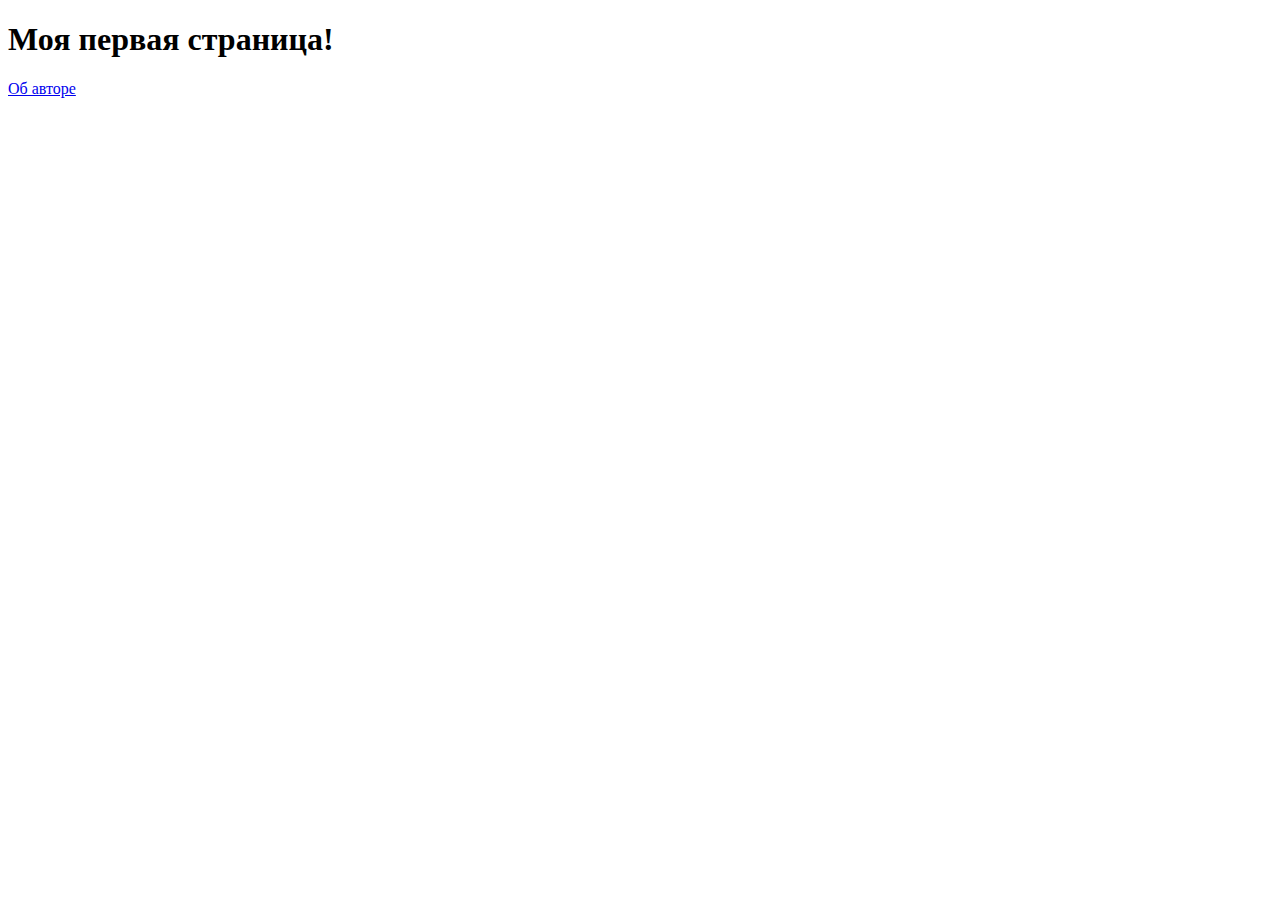
<file: lesson-2/index.html>
<!DOCTYPE html>
<html lang="en">
<head>
    <meta charset="UTF-8">
    <meta http-equiv="X-UA-Compatible" content="IE=edge">
    <meta name="viewport" content="width=device-width, initial-scale=1.0">
    <title>Document</title>
</head>
<body>
    <h1>Моя первая страница!</h1>
    <p><a href="./about/index.html">Об авторе</a></p>
</body>
</html>
</file>
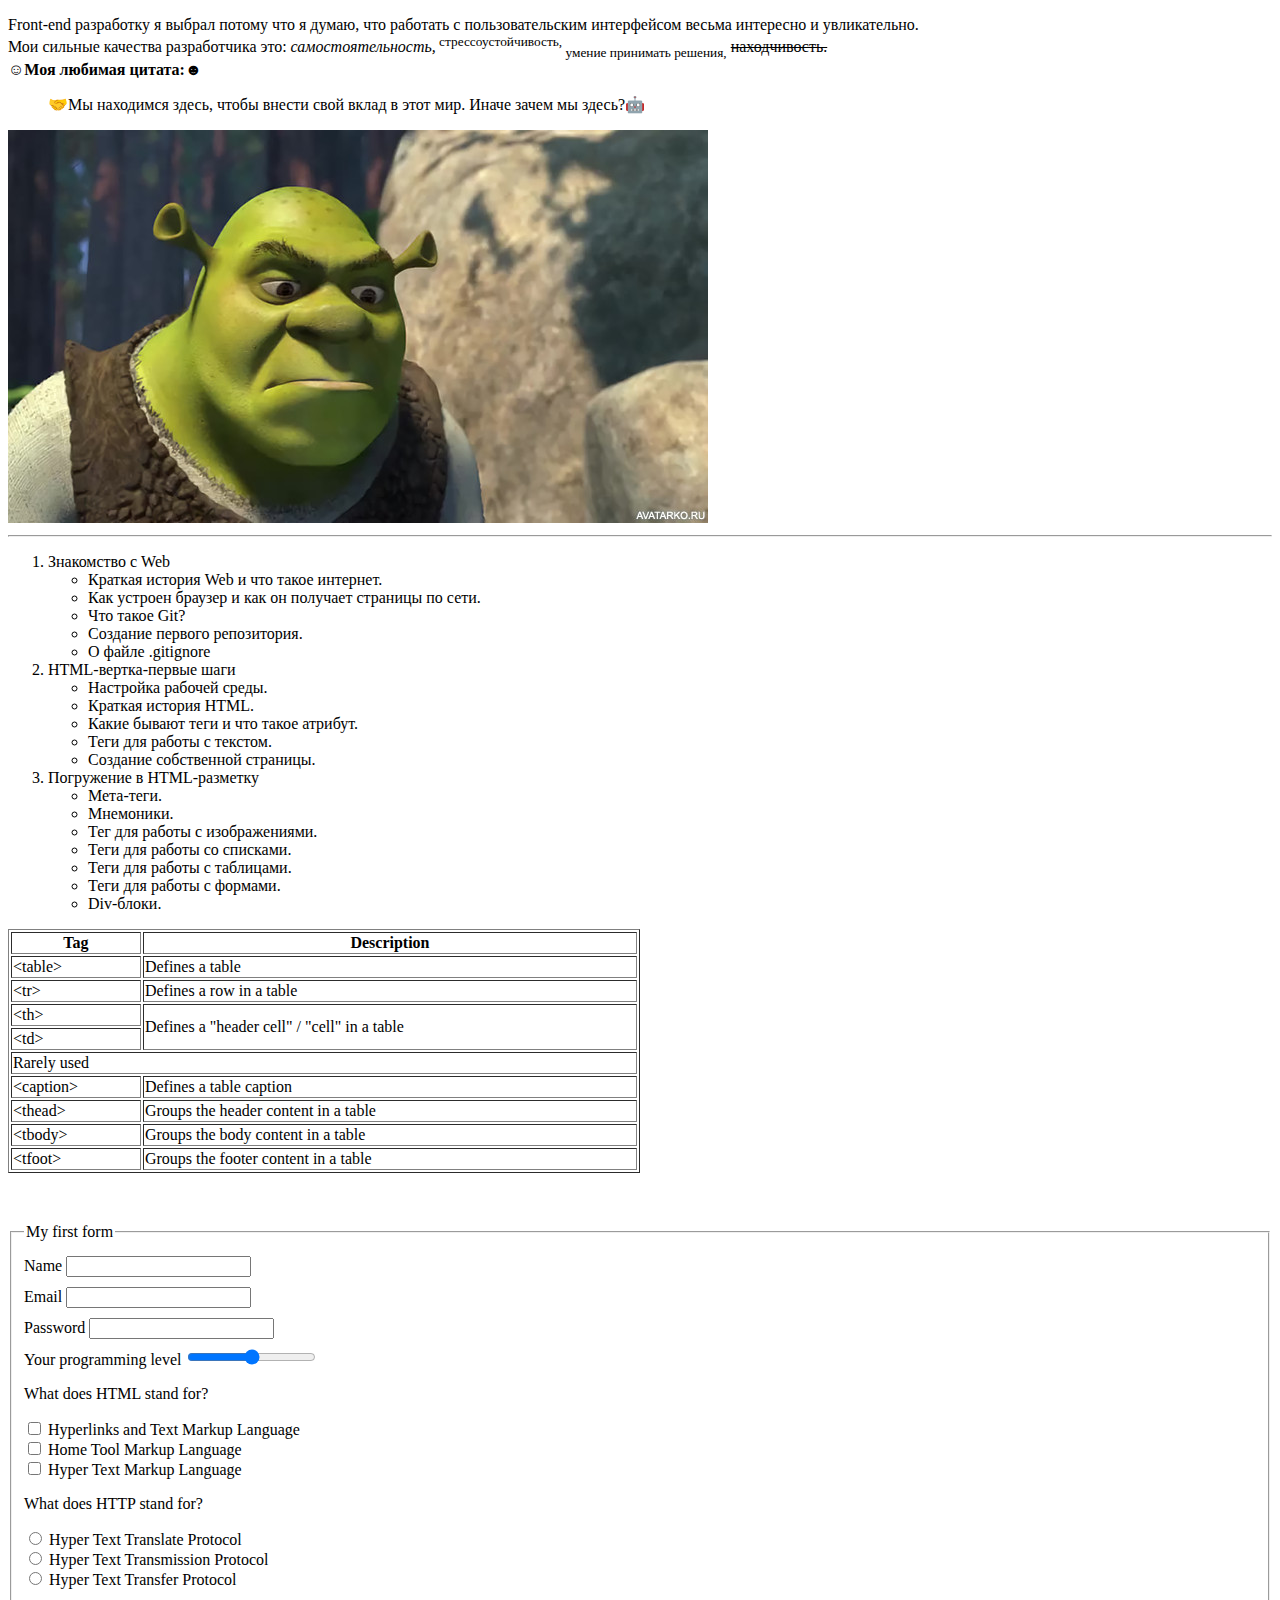
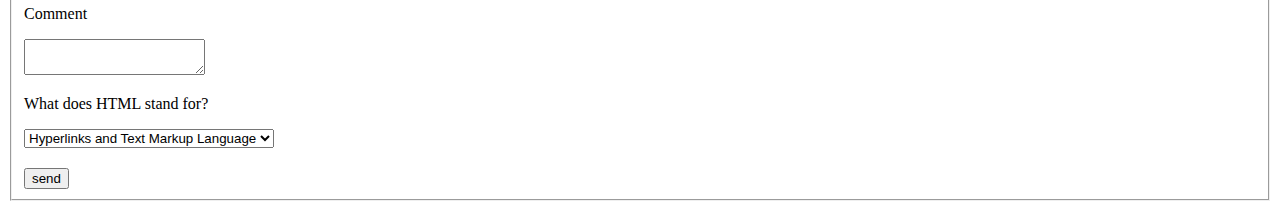
<file: lesson-3/index.html>
<!DOCTYPE html>
<html lang="en">
<head>
    <meta charset="UTF-8">
    <meta http-equiv="X-UA-Compatible" content="IE=edge">
    <meta name="viewport" content="width=device-width, initial-scale=1.0">
    <title>Document</title>
</head>
<body>
    <p>
        Front-end разработку я выбрал потому что я думаю, что работать
        с пользовательским интерфейсом весьма интересно и увликательно.<br>
        Мои сильные качества разработчика это: <em>самостоятельность,</em><sup> стрессоустойчивость,</sup><sub> 
        умение принимать решения,</sub> <del>находчивость.</del><br><strong>
        &#9786Моя любимая цитата:&#9787</strong><blockquote cite="http://www.vothouse.ru/points/citaty-steve-jobs.html">
        &#129309Мы находимся здесь, чтобы внести свой вклад в этот мир. Иначе зачем мы здесь?&#129302</blockquote>
    </p>
    <img src="/multfilm_Shrek_14566.jpg" alt="SHREK"> 
    <hr>
    <ol>
        <li>Знакомство с Web</li>
        <ul>
            <li>Краткая история Web и что такое интернет.</li>
            <li>Как устроен браузер и как он получает страницы по сети.</li>
            <li>Что такое Git?</li>
            <li>Создание первого репозитория.</li>
            <li>О файле .gitignore</li>
        </ul>
        <li>HTML-вертка-первые шаги</li>
        <ul>
            <li>Настройка рабочей среды.</li>
            <li>Краткая история HTML.</li>
            <li>Какие бывают теги и что такое атрибут.</li>
            <li>Теги для работы с текстом.</li>
            <li>Создание собственной страницы.</li>
        </ul>
        <li>Погружение в HTML-разметку</li>
        <ul>
            <li>Мета-теги.</li>
            <li>Мнемоники.</li>
            <li>Тег для работы с изображениями.</li>
            <li>Теги для работы со списками.</li>
            <li>Теги для работы с таблицами.</li>
            <li>Теги для работы с формами.</li>
            <li>Div-блоки.  </li>
        </ul>
    </ol>
    <table border="1" width="50%">
        <thead>
            <tr>
                <th>Tag</th>
                <th>Description</th>
            </tr>
        </thead>
        <tbody>
            <tr>
                <td>&lt;table&gt;</td>
                <td>Defines a table</td>
            </tr>
            <tr>
                <td>&lt;tr&gt;</td>
                <td>Defines a row in a table</td>
            </tr>
            <tr>
                <td>&lt;th&gt;</td>
                <td rowspan="2">Defines a "header cell" / "cell" in a table</td>
            </tr>
            <tr>
                <td>&lt;td&gt;</td>
            </tr>
            <tr>
                <td colspan="2">Rarely used</td>
            </tr>
            <tr>
                <td>&lt;caption&gt;</td>
                <td>Defines a table caption</td>
            </tr>
            <tr>
                <td>&lt;thead&gt;</td>
                <td>Groups the header content in a table</td>
            </tr>
            <tr>
                <td>&lt;tbody&gt;</td>
                <td>Groups the body content in a table</td>
            </tr>
            <tr>
                <td>&lt;tfoot&gt;</td>
                <td>Groups the footer content in a table</td>
            </tr>
        </tbody>
    </table>
    <form action="/lesson-3/index.html" method="GET" style="margin-top:50px;">
        <fieldset>
            <legend>My first form</legend>
            <div>
                <label for="login">Name</label>
                <input style="margin-top: 10px;" type="text" id="login" name="Name" required>
            </div>
            <div>
                <label for="email">Email</label>
                <input style="margin-top: 10px;" type="email" id="email" name="Email" required>
            </div>
            <div>
                <label for="pass">Password</label>
                <input style="margin-top: 10px;" type="password" id="pass" name="password" required>
            </div>
            <div>
                <label for="range">Your programming level</label>
                <input style="margin-top: 10px;" type="range" min="0" max="10" id="range" name="level" required>
            </div>
            <div>
                <p>What does HTML stand for?</p>
                <input type="checkbox" id="1" name="HTML">
                <label for="1">Hyperlinks and Text Markup Language</label>
            </div>
            <div>
                <input type="checkbox" id="2" name="HTML">
                <label for="2">Home Tool Markup Language</label>
            </div>
            <div>
                <input type="checkbox" id="3" name="HTML">
                <label for="3">Hyper Text Markup Language</label>
            </div>
            <div>
                <p>What does HTTP stand for?</p>
                <input type="radio" id="1" name="HTTP">
                <label for="1">Hyper Text Translate Protocol</label>
            </div>
            <div>
                <input type="radio" id="2" name="HTTP">
                <label for="2">Hyper Text Transmission Protocol</label>
            </div>
            <div>
                <input type="radio" id="3" name="HTTP">
                <label for="3">Hyper Text Transfer Protocol</label>
            </div>
            <div>
                <p>Comment</p>
                <textarea name="comment" maxlength="500"></textarea>
            </div>
            <div>
                <p>What does HTML stand for?</p>
                <select name="select">
                    <option value="wrong">Hyperlinks and Text Markup Language</option>
                    <option value="wrong">Home Tool Markup Language</option>
                    <option value="HTML">Hyper Text Markup Language</option>
                </select> 
            </div>
            <button style="margin-top: 20px;" type="submit">send</button>
        </fieldset>
    </form>
</body>
</html>
</file>
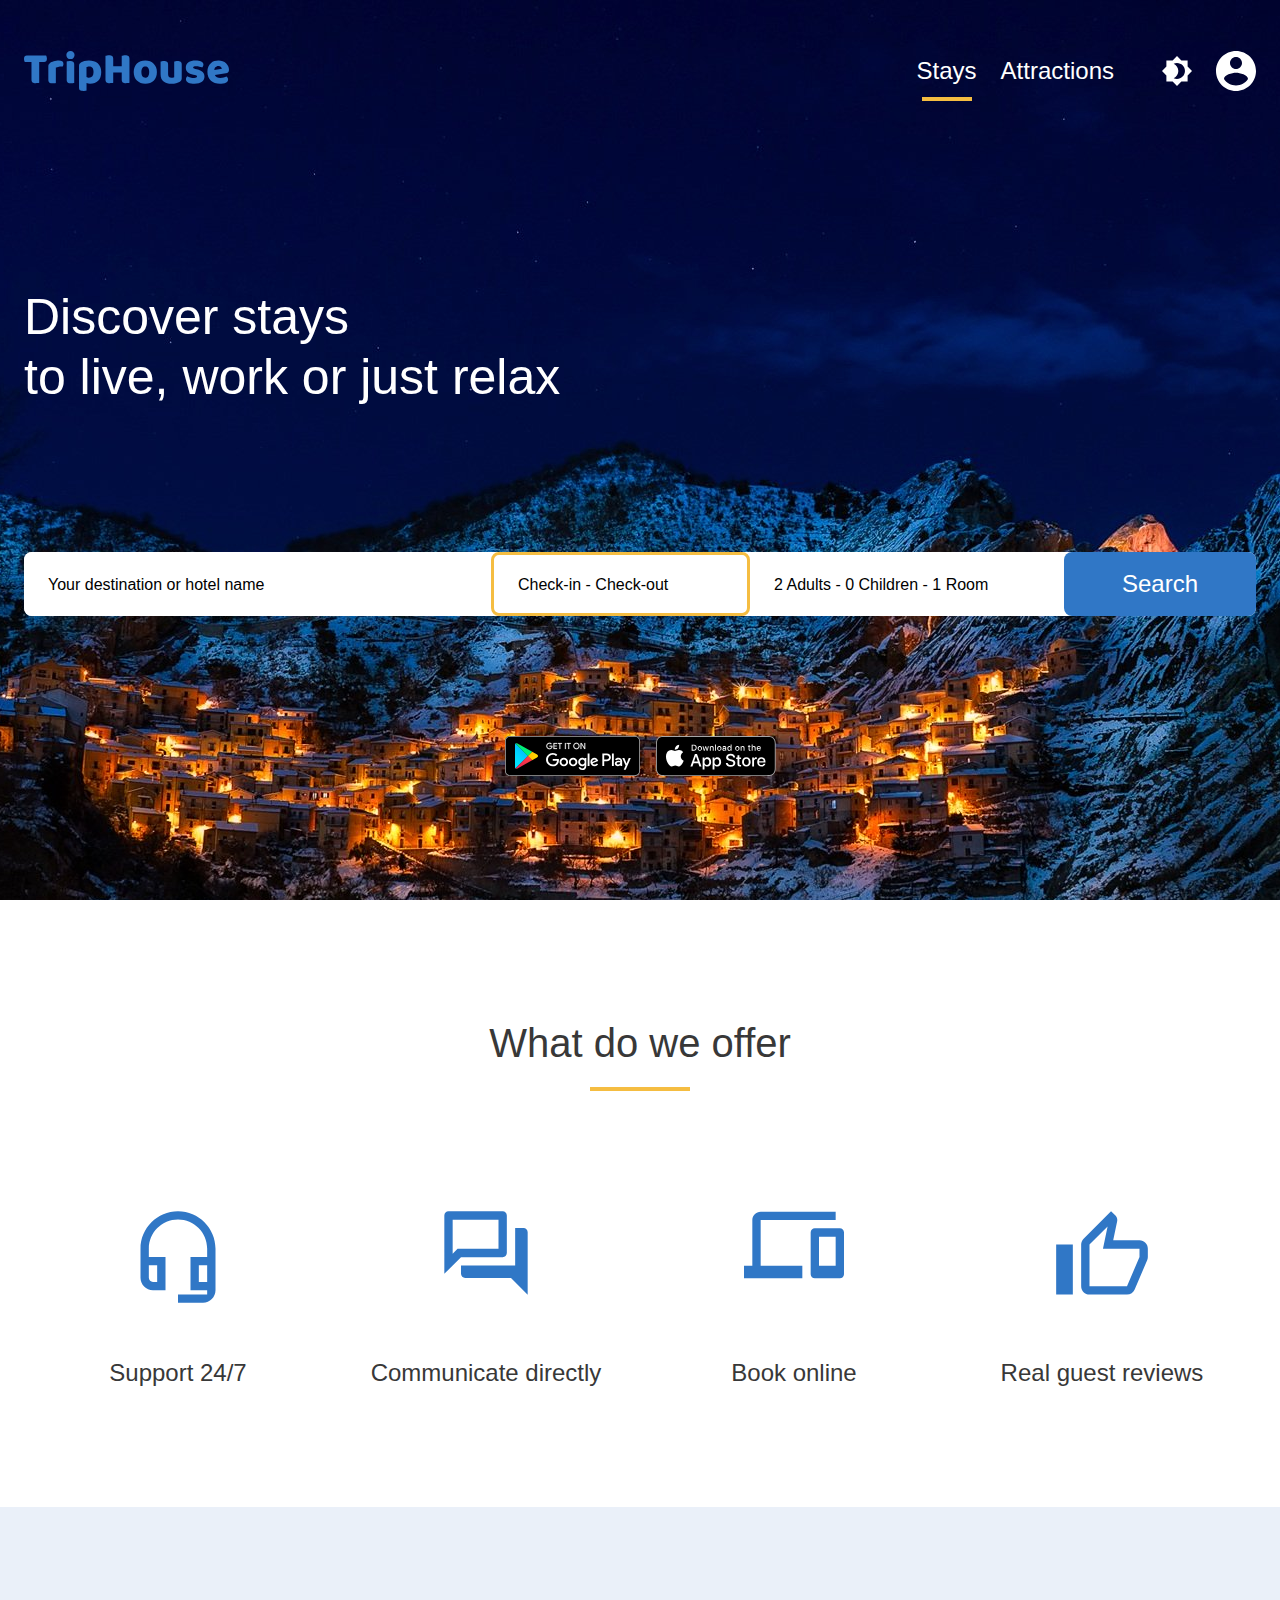
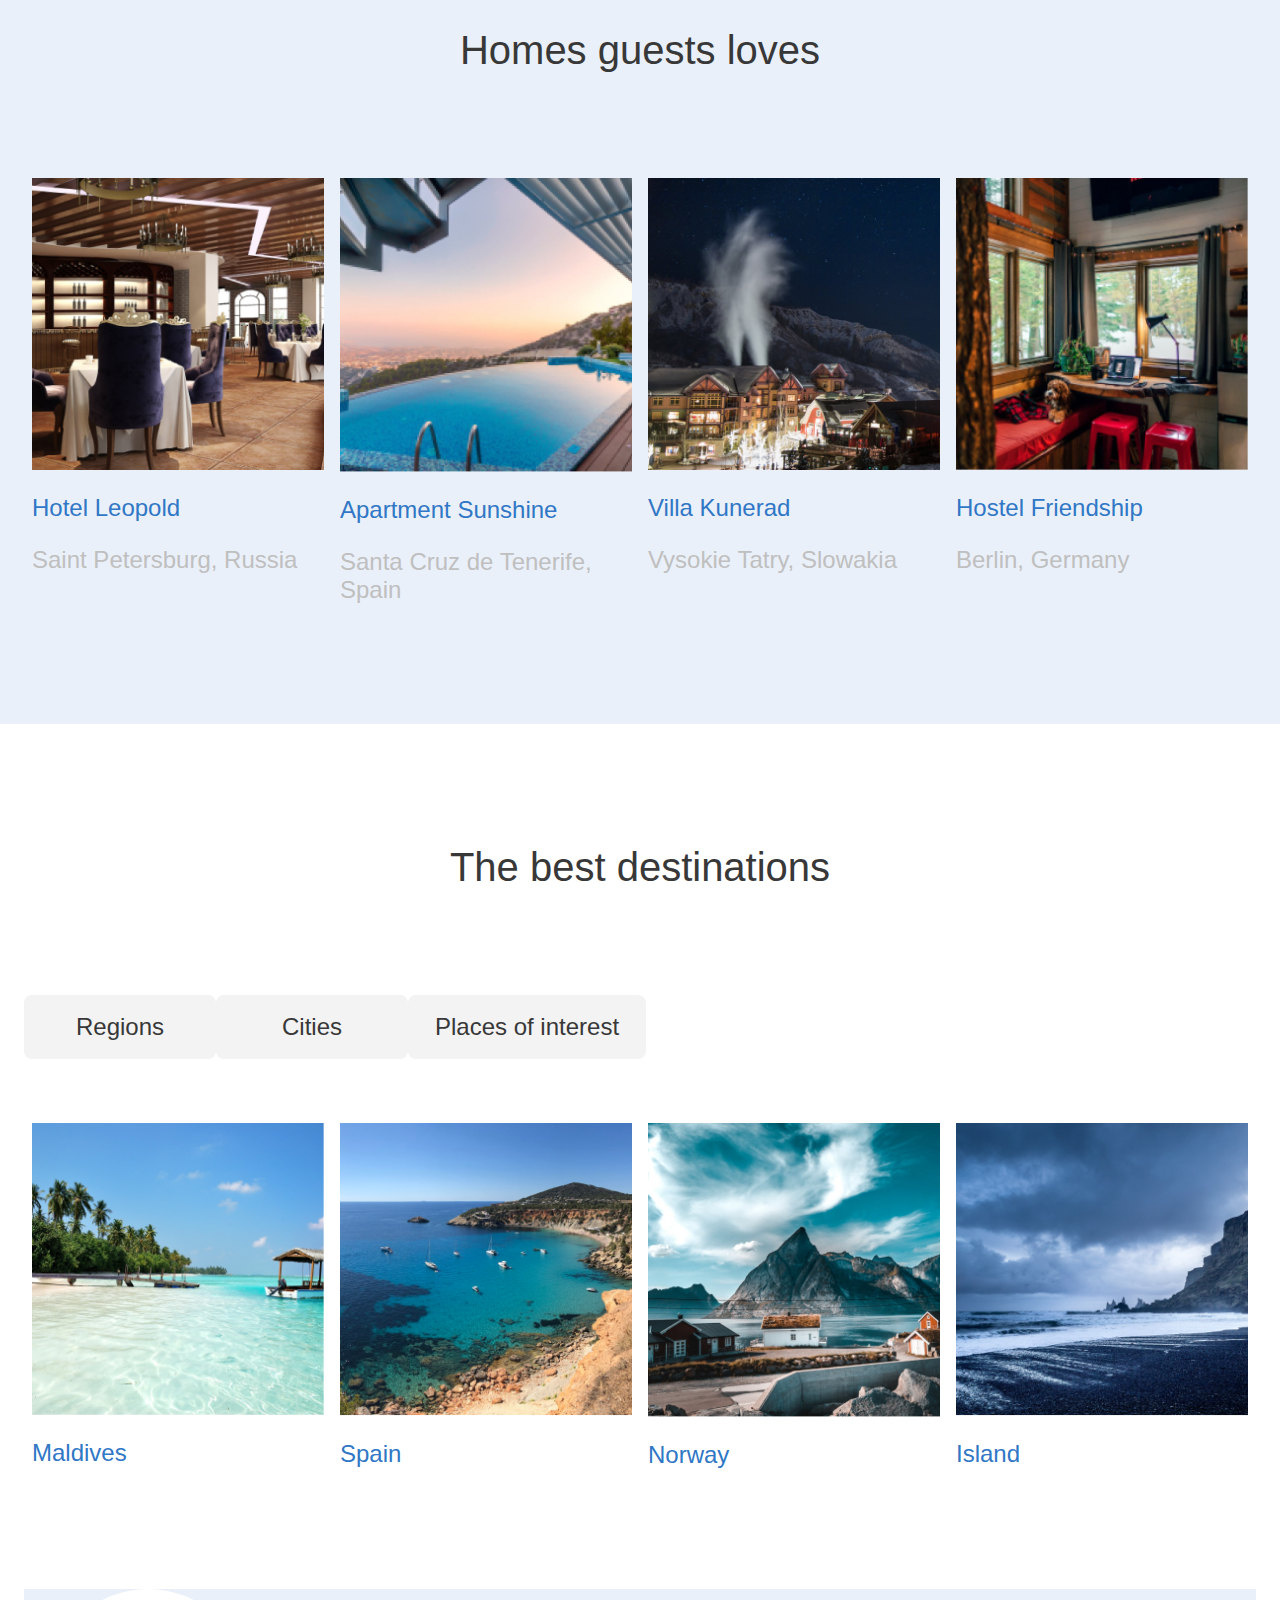
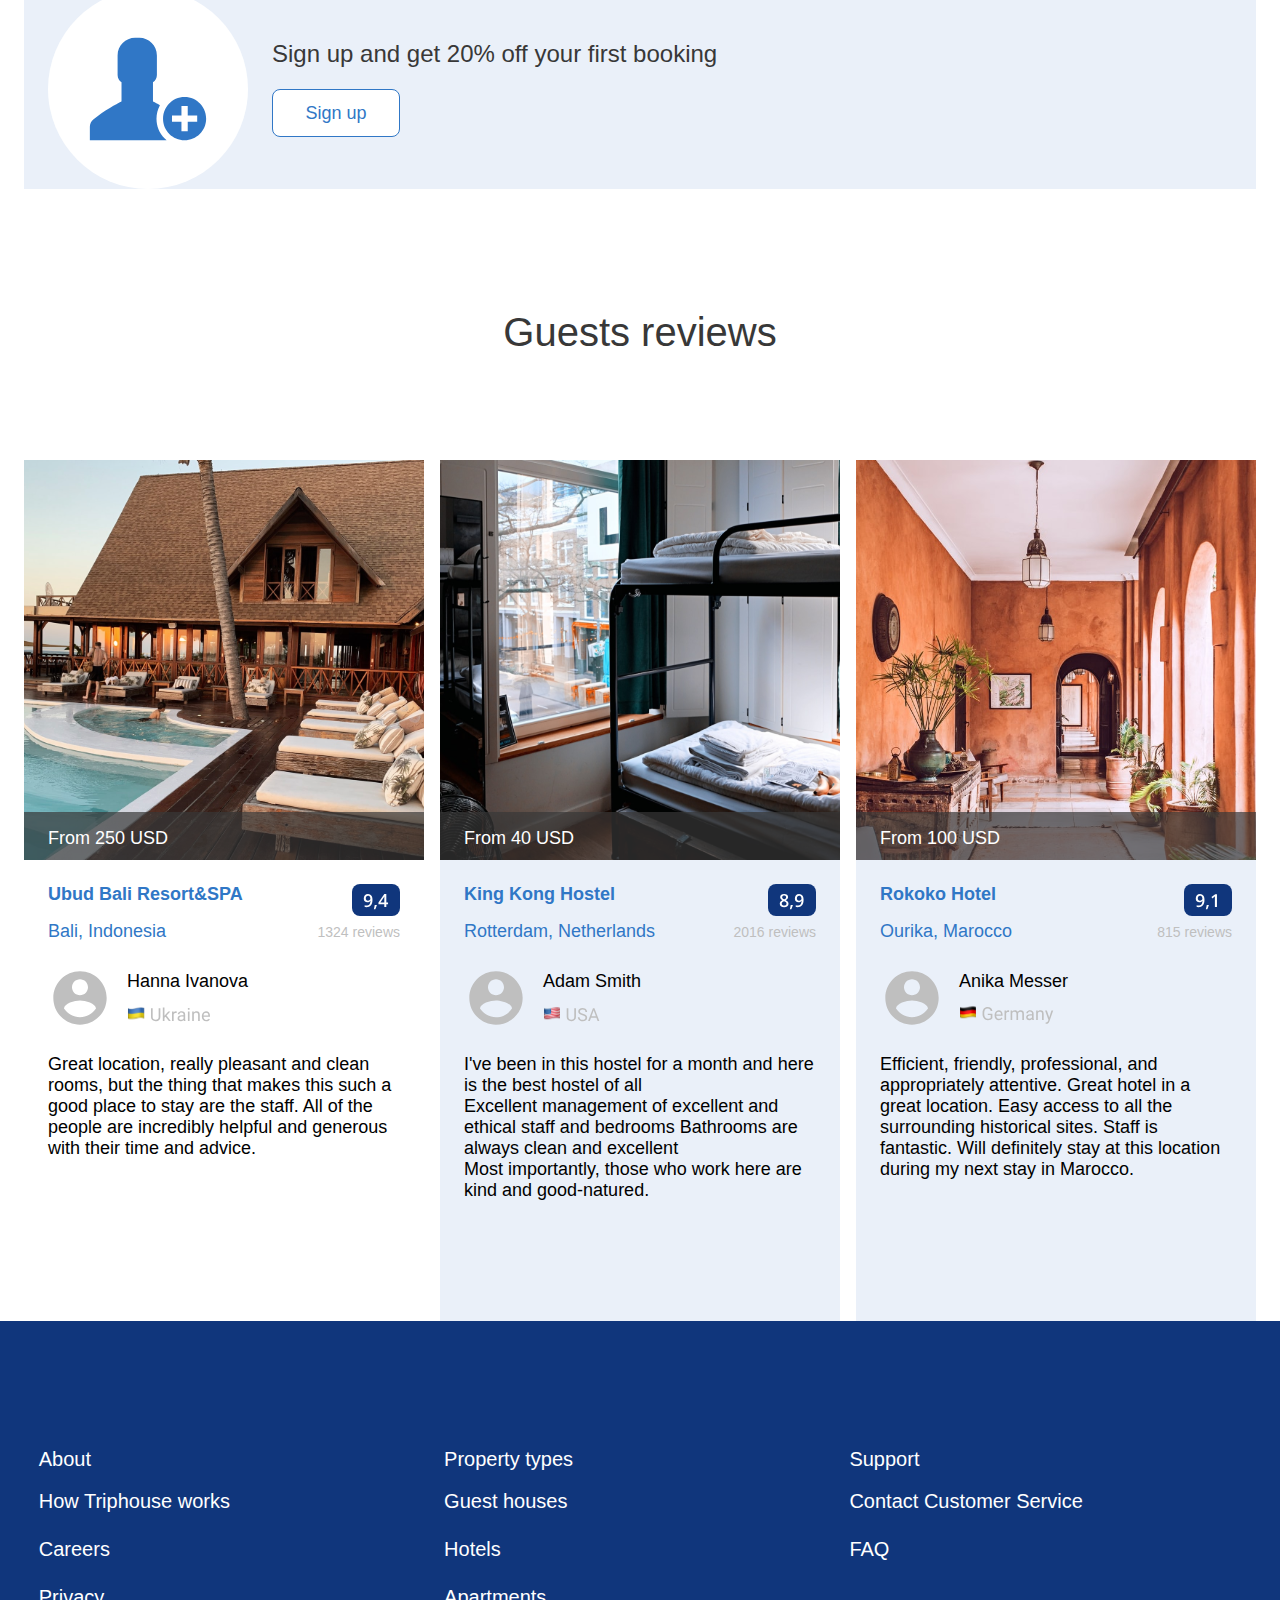
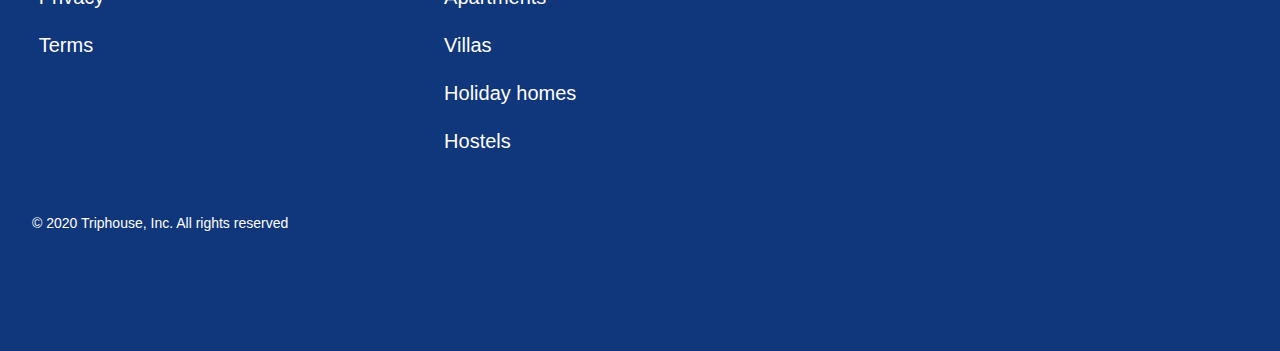
<file: Triphouse/index.html>
<!DOCTYPE html>
<html lang="en">
<head>
    <meta charset="UTF-8">
    <meta http-equiv="X-UA-Compatible" content="IE=edge">
    <meta name="viewport" content="width=device-width, initial-scale=1.0">
    <link href="./styles/styles.css" rel="stylesheet">
    <title>Document</title>
</head>
<body>
    <header>
        <div class="container">
            <nav class="nav">
                <img class="logo" src="./images/logo_vector.svg" alt="TripHouse">
                <div class="nav-content">
                    <div class="nav-content_item">
                        <a class="nav-content_text nav-content_underline" href="#">Stays</a>
                        <a class="nav-content_text" href="#">Attractions</a>
                    </div>
                    <div class="nav-content_icon">
                        <img class="nav-content_icon-night" src="./images/Night.svg" alt="Night-subject">
                        <img class="nav-content_icon-account" src="./images/AccountCircle.svg" alt="account">
                        <img class="nav-content_icon-menu" src="./images/menu.svg" alt="menu">
                    </div>   
                </div>
            </nav>
            <div class="search-block">
                <h1>Discover stays <br>to live, work or just relax</h1>
                <form class="search-form" action="/" method="GET">
                    <div class="search-form_group destination">
                        <img class="loupe-icon" src="./images/loupe.svg" alt="loupe">
                        <input type="text" name="destination" id="destination" class="destination_input" placeholder=" ">
                        <label for="destination" class="destination_label">Your destination or hotel name</label>
                    </div>
                    <div class="search-form_group check">
                        <input type="text" name="check-in" id="check-in" class="check_input" placeholder=" ">
                        <label for="check-in" class="check_label">Check-in date</label>
                        <input type="text" name="check-out" id="check-out" class="check_input" placeholder=" ">
                        <label for="check-out" class="check_label">Check-out date</label>
                        <label for="check-in" class="check_label check_label-desktop">Check-in - Check-out</label>
                    </div>
                    <div class="search-form_group other-info">
                        <input type="text" name="adults" id="adults" class="other-info_input" placeholder=" ">
                        <label for="adults" class="other-info_label">Adults</label>
                        <span class="divider"></span>
                        <input type="text" name="children" id="children" class="other-info_input" placeholder=" ">
                        <label for="children" class="other-info_label">Children</label>
                        <span class="divider"></span>
                        <input type="text" name="rooms" id="rooms" class="other-info_input" placeholder=" ">
                        <label for="rooms" class="other-info_label">Rooms</label>
                        <label for="adults" class="other-info_label other-info_label-desktop">2 Adults - 0 Children - 1 Room</label>
                    </div>
                    <button class="search-form_button" type="submit">Search</button>
                </form>
                <div class="search-block-download">
                    <div>
                        <a href="#" target="_blank" class="download-item"><img src="./images/andoird_download.svg" alt="google-play-download"></a>
                    </div>
                    <div class="search-block-download-item">
                        <a href="#" target="_blank" class="download-item"><img src="./images/apple_download.svg" alt="apple-download"></a>
                    </div>
                </div>
            </div>
        </div>
    </header>
    <div class="container">
        <h2 class="tittle line">What do we offer</h2>
        <div class="row">
            <div class="item">
                <div class="icon-wrapper">
                    <img src="./images/headsetsvg.svg" alt="headset">
                </div>
                <span class="item-text">Support 24/7</span>
            </div>
            <div class="item">
                <div class="icon-wrapper">
                    <img src="./images/commentsvg.svg" alt="coment">
                </div>
                <span class="item-text">Communicate directly</span>
            </div>
            <div class="item">
                <div class="icon-wrapper">
                    <img src="./images/booksvg.svg" alt="book">
                </div>
                <span class="item-text">Book online</span>
            </div>
            <div class="item">
                <div class="icon-wrapper">
                    <img src="./images/likesvg.svg" alt="like">
                </div>
                <span class="item-text">Real guest reviews</span>
            </div>
        </div>
    </div>
    <div class="background">
        <div class="container">
            <h2 class="tittle">Homes guests loves</h2>
            <div class="homes-block">
                <div class="homes-block_item">                   
                    <img class="homes-block_item-icon" src="./images/russia.png" alt="russia">                    
                    <a class="homes-block_item-text-regions" href="#">Hotel Leopold</a>
                    <span class="homes-block_item-text">Saint Petersburg, Russia</span>
                </div>
                <div class="homes-block_item">
                    <img class="homes-block_item-icon" src="./images/spain.png" alt="spain">
                    <a class="homes-block_item-text-regions" href="#">Apartment Sunshine</a>
                    <span class="homes-block_item-text">Santa  Cruz de Tenerife,<br> Spain</span>
                </div>
                <div class="homes-block_item">
                    <img src="./images/slowakia.png" alt="slowakia">
                    <a class="homes-block_item-text-regions" href="#">Villa Kunerad</a>
                    <span class="homes-block_item-text">Vysokie Tatry, Slowakia</span>
                </div>
                <div class="homes-block_item">
                    <img src="./images/germany.png" alt="germany">
                    <a class="homes-block_item-text-regions" href="#">Hostel Friendship</a>
                    <span class="homes-block_item-text">Berlin, Germany</span>
                </div>
            </div>
        </div>
    </div>
    <div class="container">
        <h2 class="tittle">The best destinations</h2>
        <div class="tab">
            <button class="tab_button"><a class="tab_button-text" href="#">Regions</a></button>
            <button class="tab_button"><a class="tab_button-text" href="#">Cities</a></button>
            <button class="tab_button"><a class="tab_button-text" href="#">Places <span id="cut"> of interest</span></a></button>
        </div>
        <div class="regions-block">
            <div class="regions-block_item">
                <img class="regions-block_item_icon" src="./images/best-maldives.png" alt="maldives">
                <a class="homes-block_item-text-regions" href="#">Maldives</a>
            </div>
            <div class="regions-block_item">
                <img class="regions-block_item_icon" src="./images/best-spain.png" alt="spain">
                <a class="homes-block_item-text-regions" href="#">Spain</a>
            </div>
            <div class="regions-block_item">
                <img src="./images/best-norway.png" alt="norway">
                <a class="homes-block_item-text-regions" href="#">Norway</a>
            </div>
            <div class="regions-block_item">
                <img src="./images/best-island.png" alt="island">
                <a class="homes-block_item-text-regions" href="#">Island</a>
            </div>
        </div>
    </div>
    <div class="container">
        <div class="signup-block">
            <div class="signup-block_icon">
                <img src="./images/user.svg" alt="user">
            </div>
            <div class="signup-block_item">
                <span class="signup-block_text">Sign up and get 20% off your first booking</span>
                <button class="signup-block_button" type="submit">Sign up</button>              
            </div>
        </div>
    </div>
    <div class="container">
        <h2 class="tittle"><span id="Guests-remove">Guests</span> reviews</h2>
        <div class="reviews">
            <div class="reviews-block">
                <div class="reviews-block_content bali">
                    <div class="reviews-block_item"><a class="reviews-block_item-text" href="#">From 250 USD</a></div>
                </div>
                <div class="reviews-content_info">
                    <div class="reviews-content_info_location">
                        <span class="reviews-content_info_location-apartments-text">Ubud Bali Resort&SPA</span>
                        <span class="reviews-content_info_location-place-text">Bali, Indonesia</span>
                    </div>
                    <div class="reviews-content_info_rating">
                        <img class="reviews-content_info_rating-image" src="./images/9.4.svg" alt="appraisal">
                        <span class="reviews-content_info_location-reviews-text">1324 reviews</span>
                    </div>               
                </div>
                <div class="reviews-content_user">
                    <img class="reviews-content_user-logo" src="./images/AccountCircle 1.svg" alt="account">
                    <div class="reviews-content_user-info">
                        <span class="reviews-content_user-info-name">Hanna Ivanova</span>
                        <img class="flag-ukraine" src="./images/🇺🇦 Ukraine.svg" alt="Ukraine">              
                    </div>
                </div>
                <div class="reviews-content_text">
                    Great location, really pleasant and clean rooms, but the thing
                    that makes this such a good place to stay are the staff. All of 
                    the people are incredibly helpful and generous with their time and advice. 
                </div>
                <img class="navigation" src="./images/navigation.svg" alt="navigation">
            </div>
            <div class="reviews-block">
                <div class="reviews-block_content rotterdam">
                    <div class="reviews-block_item"><a class="reviews-block_item-text" href="#">From 40 USD</a></div>
                </div>
                <div class="reviews-content_info">
                    <div class="reviews-content_info_location">
                        <span class="reviews-content_info_location-apartments-text">King Kong Hostel</span>
                        <span class="reviews-content_info_location-place-text">Rotterdam, Netherlands</span>
                    </div>
                    <div class="reviews-content_info_rating">
                        <img class="reviews-content_info_rating-image" src="./images/8.9.svg" alt="appraisal">
                        <span class="reviews-content_info_location-reviews-text">2016 reviews</span>
                    </div>               
                </div>
                <div class="reviews-content_user">
                    <img src="./images/AccountCircle 1.svg" alt="account">
                    <div class="reviews-content_user-info">
                        <span class="reviews-content_user-info-name">Adam Smith</span>
                        <img class="flag-USA" src="./images/🇺🇸 USA.svg" alt="USA">              
                    </div>
                </div>
                <div class="reviews-content_text">
                    I've been in this hostel for a month and here is the best hostel of all<br>
                    Excellent management of excellent and ethical staff and bedrooms Bathrooms 
                    are always clean and excellent<br>
                    Most importantly, those who work here are kind and good-natured.
                </div>
            </div>
            <div class="reviews-block">
                <div class="reviews-block_content ourika">
                    <div class="reviews-block_item"><a class="reviews-block_item-text" href="#">From 100 USD</a></div>
                </div>
                <div class="reviews-content_info">
                    <div class="reviews-content_info_location">
                        <span class="reviews-content_info_location-apartments-text">Rokoko Hotel</span>
                        <span class="reviews-content_info_location-place-text">Ourika, Marocco  </span>
                    </div>
                    <div class="reviews-content_info_rating">
                        <img class="reviews-content_info_rating-image" src="./images/9.1.svg" alt="appraisal">
                        <span class="reviews-content_info_location-reviews-text">815 reviews</span>
                    </div>               
                </div>
                <div class="reviews-content_user">
                    <img src="./images/AccountCircle 1.svg" alt="account">
                    <div class="reviews-content_user-info">
                        <span class="reviews-content_user-info-name">Anika Messer</span>
                        <img class="flag-Germany" src="./images/🇩🇪 Germany.svg" alt="Germany">              
                    </div>
                </div>
                <div class="reviews-content_text">
                    Efficient, friendly, professional, and appropriately attentive. 
                    Great hotel in a great location. Easy access to all the surrounding
                    historical sites. Staff is fantastic. Will definitely stay at this location
                    during my next stay in Marocco.
                </div>
            </div>
        </div>
    </div>
    <div class="signup-block-mobbile">
        <img src="./images/cancel.svg" alt="cancel">
        <img src="./images/cubelogo.svg" alt="logo">
        <span class="signup-block-mobbile_text">Sign up in the app and get 20% off your first booking</span>
        <a class="signup-block-mobbile_install" href="#">Install</a>
    </div>
    <footer>
        <div class="container">
            <div class="footer-block">
                <img class="footer-block_content-logo" src="./images/tripho.svg" alt="logo">
                <div class="footer-block_content">
                    <ul class="footer-block_content-item">
                        <li><a class="list-block-columns-name" href="#">About</a></li>
                        <li><a class="list-block-text" href="#">How Triphouse works</a></li>
                        <li><a class="list-block-text" href="#">Careers</a></li>
                        <li><a class="list-block-text" href="#">Privacy</a></li>
                        <li><a class="list-block-text" href="#">Terms</a></li>
                    </ul>
                    <ul class="footer-block_content-item">
                        <li><a class="list-block-columns-name" href="#">Property types</a></li>
                        <li><a class="list-block-text" href="#">Guest houses</a><li>
                        <li><a class="list-block-text" href="#">Hotels</a></li>
                        <li><a class="list-block-text" href="#">Apartments</a></li>
                        <li><a class="list-block-text" href="#">Villas</a></li>
                        <li><a class="list-block-text" href="#">Holiday homes</a></li>
                        <li><a class="list-block-text" href="#">Hostels</a></li>
                    </ul>
                    <ul class="footer-block_content-item">
                        <li><a class="list-block-columns-name" href="#">Support</a></li>
                        <li><a class="list-block-text" href="#">Contact Customer Service</a></li>
                        <li><a class="list-block-text" href="#">FAQ</a></li>
                    </ul>
                </div>
                <span class="copyright">&copy; 2020 Triphouse, Inc. All rights reserved</span>
            </div>
        </div>
    </footer>
</body>
</html>
</file>
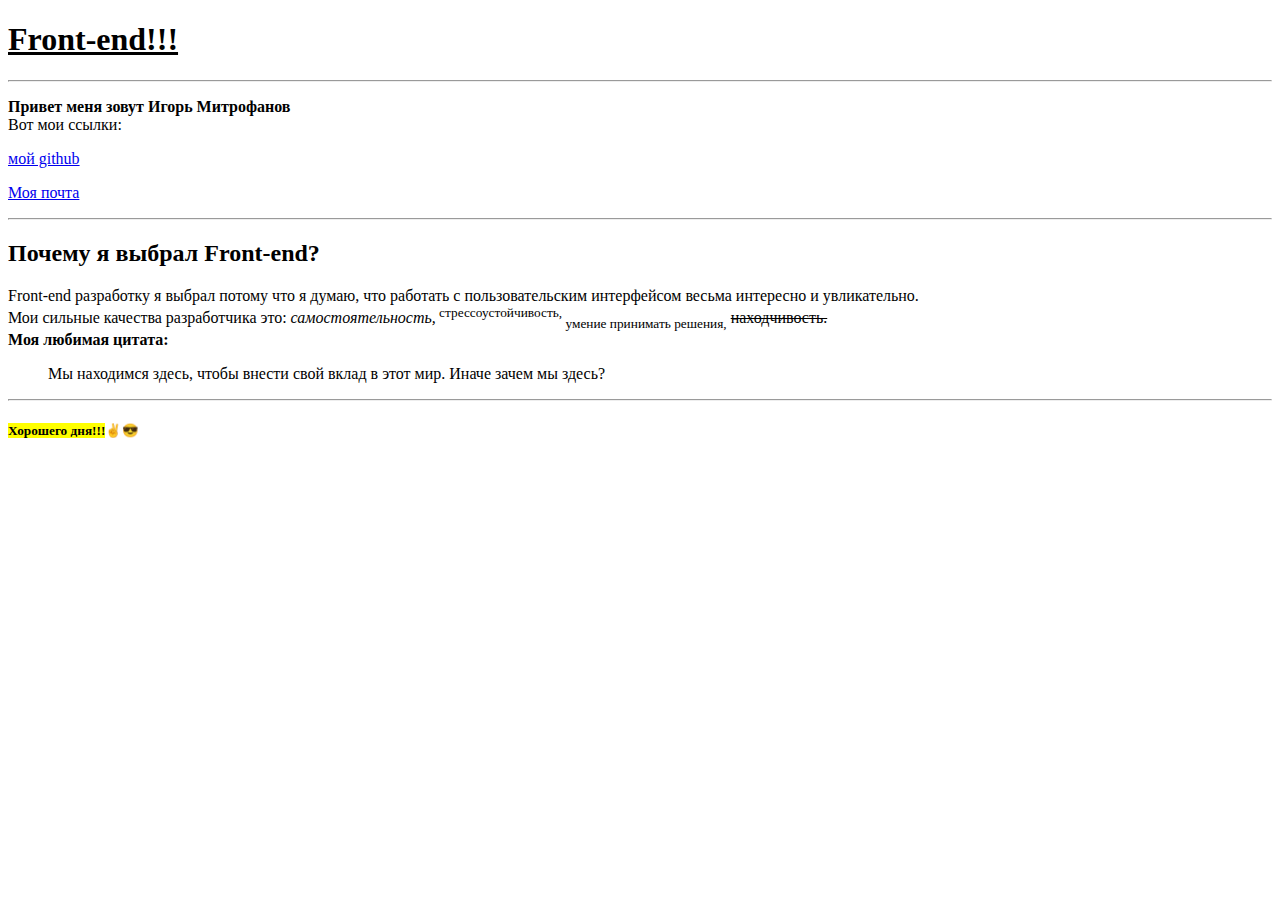
<file: lesson-2/about/index.html>
<!DOCTYPE html>
<html lang="en">
<head>
    <meta charset="UTF-8">
    <meta http-equiv="X-UA-Compatible" content="IE=edge">
    <meta name="viewport" content="width=device-width, initial-scale=1.0">
    <title>Document</title>
</head>
<body>
    <h1><ins>Front-end!!!</ins></h1>
    <hr>
    <p><strong>Привет меня зовут Игорь Митрофанов</strong><br>Вот мои ссылки:</p>
    <p><a href="https://github.com/candygodx"> мой github</a></p>
    <p><a href="mailto:dispelshot@gmail.com">Моя почта</a></p>
    <hr>
    <h2>Почему я выбрал Front-end?</h2>
    <p>
        Front-end разработку я выбрал потому что я думаю, что работать с пользовательским интерфейсом весьма интересно и увликательно.<br>
        Мои сильные качества разработчика это: <em>самостоятельность,</em><sup> стрессоустойчивость,</sup><sub> 
        умение принимать решения,</sub> <del>находчивость.</del><br><strong>
        Моя любимая цитата:</strong><blockquote cite="http://www.vothouse.ru/points/citaty-steve-jobs.html">
        Мы находимся здесь, чтобы внести свой вклад в этот мир. Иначе зачем мы здесь?</blockquote>
    </p>
    <hr>
    <h5><mark>Хорошего дня!!!</mark>&#9996&#128526</h5>
</body>
</html>
</file>
<file: Triphouse/styles/styles.css>
@import url(./fonts.css);

* {
    margin: 0;
    padding: 0;
    box-sizing: border-box;
    font-family: 'Roboto', sans-serif;
}

.container {
    max-width: 1264px;
    width: 100%;
    padding: 0 16px;
    margin: 0 auto;
}

.tittle {
    padding-top: 120px;
    text-align: center;
    font-style: normal;
    font-weight: 500;
    font-size: 40px;
    line-height: 47px;
    color: #383838;
}

.line:after {
    content: " ";
    position: relative;
    display: block;
    width: 100px;
    height: 4px;
    margin: 0 auto;
    margin-top: 20px;
    border: none;
    background: #F5BD41;
}

.icon-wrapper {
    height: 100px;
}

.item {
    width: 25%;
    display: flex;
    flex-direction: column;
    align-items: center;
}

.row {
    display: flex;
    padding: 120px 0;
}

.item-text {
    margin-top: 48px;
    font-style: normal;
    font-weight: normal;
    font-size: 24px;
    line-height: 28px;
    text-align: center;
    color: #383838;
}

header {
    background-image: url(../images/castelmezzano-1979546\ 1.png);
    background-color: fuchsia;
    height: 100vh;
    background-position: top;
    background-repeat: no-repeat;
}

.nav {
    padding-top: 51px;
    margin-bottom: 196px;
    display: flex;
    justify-content: space-between;
}

.nav-content{
    display: flex;
    column-gap: 48px;
}

.nav-content_item {
    display: flex;
    align-items: center;
    column-gap: 24px;
}

.nav-content_icon {
    display: flex;
    align-items: center;
    column-gap: 24px;
}

.nav-content_text {
    font-style: normal;
    font-weight: normal;
    font-size: 24px;
    line-height: 28px;
    text-align: center;
    color: #FFFFFF;
    text-decoration: none;
}

.nav-content_icon-menu{
    display: none;
}

h1 {
    width: 540px;
    margin-bottom: 145px;
    font-weight: 500;
    font-size: 50px;
    line-height: 60px;
    color: #FFFFFF;
}

.search-form {
    display: flex;
    line-height: 21px;
    background-color: #FFFFFF;
    height: 64px;
    border-radius: 8px;
}

.search-form_group {
    display: flex;
    position: relative;
}

input {
    border: none;
    outline: none;
    font-size: 18px;
    line-height: 21px;
}

.destination {
    max-width: 467px;
    width: 100%;
}

.destination_input {
    width: 100%;
    border-radius: 8px;
}

.destination_label {
    transition: all .25s;
}

.search-form label {
    position: absolute;
    left: 24px;
    top: calc(50% - 21px / 2);
}

.check {
    max-width: 259px;
    width: 100%;
    border-radius: 8px;
    display: flex;
    border: 3px solid #F5BD41;
}

.check_label {
    display: none;
    transition: all .25s;
}

.check_label-desktop {
    display: inline-block;
}

.check_input {
    width: 50%;
    border-radius: 8px;
}

.other-info {
    max-width: 314px;
    width: 100%;
}

.other-info_input {
    width: 33.3%;
}

.other-info_label {
    display: none;
}

.other-info_label-desktop {
    display: inline-block;
}

.search-form_button {
    max-width: 192px;
    width: 100%;
    background-color: #3077C6;
    font-size: 24px;
    line-height: 28px;
    color: #FFFFFF;
    border-radius: 8px;
    cursor: pointer;
    border: none;
}

.destination_input:not(:placeholder-shown) + .destination_label,
.destination_input:focus + .destination_label,
.check_input:not(:placeholder-shown) ~ .check_label-desktop,
.check_input:focus ~ .check_label-desktop,
.other-info_input:not(:placeholder-shown) ~ .other-info_label-desktop,
.other-info_input:focus ~ .other-info_label-desktop {
    transform: translateY(-65px);
    color: #FFFFFF;
    transition: all .25s;
}

.other-info_label-desktop {
    transition: all .25s;
}

.search-form_group input:first-of-type {
    padding-left: 24px;
}

.search-block-download {
    display: flex;
    justify-content: center;
    margin-top: 120px;
}

.search-block-download-item {
    padding-left: 16px;
}

.nav-content_underline::after {
    position: absolute;
    content: " ";
    display: block;
    width: 50px;
    height: 4px;
    margin: 0 auto;
    border: none;
    margin-top: 12px;
    margin-left: 5px;
    background: #F5BD41;
}

footer {
    padding: 0 16px;
    margin: 0 auto;
    background: #10367C;
}

li {
    list-style-type: none;
}

.footer-block_content-logo {
    display: none;
}

.footer-block {
    display: flex;
    flex-direction: column;
}

.list-block-columns-name {
    font-style: normal;
    font-weight: 500;
    font-size: 20px;
    line-height: 1.8em;
    color: #FFFFFF;
    text-decoration: none;
}

.list-block-text {
    font-size: 20px;
    font-weight: 400;
    line-height: 2.4em;
    color: #FFFFFF;
    text-decoration: none;
}

.copyright {
    padding: 50px 0 120px;
    font-style: normal;
    font-weight: normal;
    font-size: 14px;
    line-height: 16px;
    color: #FFFFFF;
}

.footer-block_content {
    display: flex;
    padding-top: 120px;
    justify-content: space-around;
}

.footer-block_content-item {
    width: 24%;
    margin-right: 100px;
}

.background {
    background: #EAF0F9;
}

.homes-block {
    padding-top: 104px;
    display: flex;
}

.homes-block_item {
    width: 25%;
    padding: 0 8px;
    margin-bottom: 120px;
    display: flex;
    flex-direction: column;
}

.homes-block_item-text-regions {
    text-decoration: none;
    margin-top: 24px;
    font-size: 24px;
    color: #3077C6;
}

.homes-block_item-text {
    margin-top: 24px;
    font-size: 24px;
    color: #BFBFBF;
}

.tab {
    display: flex;
    padding-top: 104px;
}

.tab_button:nth-last-of-type(3)  {
    max-width: 192px;
    width: 100%;
    height: 64px;
    border: 0;
    border-radius: 8px;
    background-color: #F3F3F4;
    font-size: 24px;
    color: #383838;
}

.tab_button:nth-last-of-type(2)  {
    max-width: 192px;
    width: 100%;
    height: 64px;
    border: 0;
    border-radius: 8px;
    background-color: #F3F3F4;
    font-size: 24px;
    color: #383838;
}

.tab_button:nth-last-of-type(1)  {
    max-width: 238px;
    width: 100%;
    height: 64px;
    border: 0;
    border-radius: 8px;
    background-color: #F3F3F4;
    font-size: 24px;
    color: #383838;
}

.tab_button:hover {
    background-color: #3077C6;
}

.tab_button-text {
    text-decoration: none;
    color: #383838;
}

.tab_button-text:hover {
    color: #FFFFFF;
}

.regions-block {
    padding-top: 64px;
    display: flex;
}

.regions-block_item {
    width: 25%;
    padding: 0 8px;
    margin-bottom: 120px;
    display: flex;
    flex-direction: column;
}

.signup-block {
    height: 200px;
    display: flex;
    background: #EAF0F9;
}

.signup-block_icon {
    display: flex;
    padding-left: 24px;
}

.signup-block_item {
    padding-left: 24px;
    display: flex;
    flex-direction: column;
    justify-content: center;
    row-gap: 21px;
}

.signup-block_button {
    background: #FFFFFF;
    border: 1px solid #3077C6;
    border-radius: 8px;
    color: #3077C6;
    font-size: 18px;
    line-height: 21px;
    text-align: center;
    max-width: 128px;
    width: 100%;
    height: 48px;
}

.signup-block_text {
    font-style: normal;
    font-weight: 500;
    font-size: 24px;
    line-height: 28px;
    text-align: center;
    color: #383838;
}

.loupe-icon {
    display: none;
}

.reviews {
    padding-top: 104px;
    display: flex;
    column-gap: 16px;
}

.reviews-block_content {
    max-width: 400px;
    width: 100%;
    height: 400px;
    display: flex;
    flex-direction: column;
    justify-content: flex-end;
}

.reviews-content_info {
    display: flex;
    justify-content: space-between;
    padding: 24px;
}

.bali {
    background-image: url(../images/bali.svg);
}

.rotterdam {
    background-image: url(../images/rotterdam.svg);
}

.ourika {
    background-image: url(../images/Ourika.svg);
}

.navigation {
    display: none;
}

.reviews-block_item {
    height: 48px;
    padding-top: 16px;
    padding-left: 24px;
    background: rgba(56, 56, 56, 0.7);
}

.reviews-block_item-text {
    font-size: 18px;
    line-height: 21px;
    color: #FFFFFF;
    text-decoration: none;
}

.reviews-content_info_location {
    display: flex;
    flex-direction: column;
    row-gap: 16px;
}

.reviews-content_info_rating {
    display: flex;
    flex-direction: column;
    align-items: flex-end;
    row-gap: 8px;
}

.reviews-content_info_rating-image {
    max-width: 48px;
    width: 100%;
    height: 32px;
}

.reviews-content_info_location-apartments-text {
    font-weight: 600;
    font-size: 18px;
    line-height: 21px;
    color: #3077C6; 
}

.reviews-content_info_location-place-text {
    font-size: 18px;
    line-height: 21px;
    color: #3077C6;
}

.reviews-content_info_location-reviews-text {
    font-size: 14px;
    line-height: 16px;
    color: #BFBFBF;
}

.reviews-content_user-info {
    display: flex;
    flex-direction: column;
    justify-content: space-around;
}

.reviews-content_user {
    display: flex;
    column-gap: 15px;
    padding: 0 24px 24px;
}

.reviews-content_user-info-name {
    font-size: 18px;
    line-height: 21px;
}

.reviews-content_text {
    max-width: 400px;
    width: 100%;
    padding: 0 24px;
    font-size: 18px;
    line-height: 21px;
    margin-bottom: 120px;
}

.flag-ukraine {
    max-width: 83px;
    width: 100%;
    height: 21px;
}

.flag-USA {
    max-width: 57px;
    width: 100%;
    height: 21px;
}

.flag-Germany {
    max-width: 95px;
    width: 100%;
    height: 21px;
}

.reviews-block:nth-child(2) {
    background-color: #EAF0F9;
}

.reviews-block:nth-child(3) {
    background-color: #EAF0F9;
}

.signup-block-mobbile {
    display: none;
}

.signup-block-mobbile_install {
    font-weight: 500;
    font-size: 14px;
    line-height: 16px;
    color: #3077C6;
    text-decoration: none;
}

.signup-block-mobbile_text {
    font-weight: normal;
    font-size: 12px;
    line-height: 14px;
}

@media only screen and (max-width: 1024px) {
    .search-form {
        flex-direction: column;
        height: unset;
        background-color: #F5BD41;
        padding: 8px;
    }

    header {
        height: 950px;
    }

    .search-block-download {
        margin-top: 32px;
    }

    .nav {
        padding-top: 12px;
    }

    .search-form_group {
        margin-bottom: 8px;
    }

    .search-form input {
        height: 50px;
        border-radius: 4px;
        font-weight: 500;
        font-size: 15px;
        line-height: 18px;
    }

    .search-form label {
        font-weight: 500;
        font-size: 15px;
        line-height: 18px;
    }

    .destination, .check, .other-info {
        max-width: unset;
    }

    .search-form_group .check_input.check_input,
    .search-form_group .other-info_input.other-info_input {
        padding-left: 8px;
    }

    .loupe-icon {
        display: inline-block;
        position: absolute;
        width: 16px;
        height: 16px;
        color: #BFBFBF;
        top: 16px;
        left: 12px;
    }

    .search-form input.destination_input {
        padding-left: 36px;
    }

    .search-form label {
        left: 8px;
    }

    .search-form .destination_label {
        left: 36px;
    }

    .check_label, .other-info_label {
        display: inline-block;
    }

    .check_label-desktop, .other-info_label-desktop {
        display: none;
    }

    .check_label:nth-child(4) {
        position: absolute;
        left: calc(50% + 4px + 8px);
    }

    .check_input:not(:first-child) {
        margin-left: 8px;
    }

    .other-info_input {
        width: 33.3%;
        margin-right: -1px;
    }

    .search-form .other-info_input {
        border-radius: 0;
    }

    .other-info label:nth-child(5) {
        position: absolute;
        left: calc(33.3% + 8px);
    }

    .other-info label:nth-child(8) {
        position: absolute;
        left: calc(33.3% * 2 + 8px);
    }

    .divider {
        height: 32px;
        width: 1px;
        background-color: #BFBFBF;
        transform: translateY(33%);
    }

    .search-form_button {
        max-width: unset;
        height: 50px;
        width: 100%;
    }

    .destination_input:not(:placeholder-shown) + .destination_label,
    .destination_input:focus + .destination_label,
    .check_input:not(:placeholder-shown) + .check_label,
    .check_input:focus + .check_label,
    .other-info_input:not(:placeholder-shown) + .other-info_label,
    .other-info_input:focus + .other-info_label {
        transform: translateY(-15px);
        color: #383838;
        font-size: 12px;
        font-weight: 400;
        line-height: 14px;
        transition: all .25s;
    }

    .footer-block {
        align-items: center;
    }

}

@media only screen and (max-width: 640px) {
    h1 {
        font-size: 30px;
        width: auto;
        margin-bottom: 40px;
    }

    header {
        height: 750px;
    }

    .nav-content_icon-menu {
        display: inline-block;
    }

    .nav-content_item {
        display: none;
    }

    .nav-content_icon-menu-icon {
        display: inline-block;
    }

    .signup-block_text {
        font-size: 12px;
    }

    .tab {
        padding-top: 50px;
    }

    .tittle {
        padding-top: 60px;
    }
    
    .row {
        flex-direction: column;
        align-items: center;
    }

    .item-text {
        margin: 16px 0 32px;
    }

    .line:after {
        display: none;
    }

    .homes-block_item {
        width: 50%;
    }

    .homes-block {
        padding-top: 50px;
    }

    .homes-block div:nth-child(3) {
        display: none;
    }

    .homes-block div:nth-child(4) {
        display: none;
    }

    .regions-block div:nth-child(3) {
        display: none;
    }

    .regions-block div:nth-child(4) {
        display: none;
    }
    
    .regions-block_item {
        width: 50%;
    }

    #cut {
        display: none;
    }

    .list-block-text {
        display: none;
    }

    .copyright {
        padding: 32px 0 40px;
        font-size: 12px;
        line-height: 14px;
    }

    .footer-block_content-logo {
        display: inline-block;
        padding-top: 40px;
    }

    .footer-block_content {
        padding-top: 40px;
        column-gap: 16px;
    }
    
    .list-block-columns-name {
        font-weight: 500;
        font-size: 15px;
        line-height: 18px;
        text-decoration: underline;
    }

    .footer-block_content-item {
        margin: unset;
        width: unset;
    }

    .reviews-block:nth-child(2) {
        display: none;
    }

    .reviews-block:nth-child(3) {
        display: none;
    }

    .reviews {
        justify-content: center;
        padding-top: 50px;
    }

    .reviews-content_text {
        margin-bottom: 60px;
    }
}

@media only screen and (max-width: 360px) {
    .logo {
        width: 122px;
        height: 24px;
    }

    .search-block-download {
        margin-top: 32px    ;
    }

    .nav {
        margin-bottom: 40px;
    }

    .nav-content_icon-night {
        width: 16px;
        height: 16px;
    }

    .nav-content_icon-account {
        width: 24px;
        height: 24px;
    }

    .item-text {
        font-size: 15px;
        line-height: 18px;
    }

    .tittle {
        padding-top: 40px;
        font-weight: 600;
        font-size: 28px;
        line-height: 33px;
    }

    .homes-block {
        padding-top: 32px;
    }

    .homes-block_item-icon {
        width: 156px;
        height: 156px;
    }

    .homes-block_item-text-regions {
        font-weight: normal;
        font-size: 12px;
        line-height: 14px;
        margin-top: 8px;
    }

    .homes-block_item-text {
        font-weight: normal;
        font-size: 12px;
        line-height: 14px;
        margin-top: 4px;
    }

    .tab {
        padding-top: 32px;
        column-gap: 16px;
    }

    .regions-block_item_icon {
        width: 156px;
        height: 156px;
    }

    .regions-block {
        padding-top: 24px;
    }
    
    .tab_button-text {
        font-weight: normal;
        font-size: 19px;
        line-height: 22px;
    }

    .tab_button:nth-last-of-type(3) {
        max-width: 98px;
        height: 32px;
    }

    .tab_button:nth-last-of-type(2) {
        max-width: 98px;
        height: 32px;
    }

    .tab_button:nth-last-of-type(1) {
        max-width: 98px;
        height: 32px;
    }

    .signup-block-mobbile {
        display: inline-block;
        display: flex;
        column-gap: 16px;
        align-items: center;
        padding: 0 16px;
    }

    .signup-block {
        display: none;
    }

    .signup-block-mobbile {
        padding: 24px 16px;
    }

    #Guests-remove {
        display: none;
    }

    .homes-block_item {
        margin-bottom: 40px;
    }

    .container:nth-child(6) {
        background-color: #EAF0F9;
    }

    .reviews {
        padding-top: 32px;
    }

    .reviews-block_content {
        max-width: 327px;
        width: 100%;
        height: 325px;
    }

    .reviews-content_info_location {
        row-gap: 8px;
    }

    .reviews-content_info_rating {
        row-gap: 4px;
    }

    .reviews-content_info {
        padding: 12px 0px;
    }

    .reviews-content_user {
        padding: 12px 0 16px;
    }

    .reviews-content_text {
        padding: unset;
    }

    .navigation {
        display: inline-block;
        padding: 0 0 40px 136px;
        
    }

    .reviews-content_text {
        margin-bottom: 32px;
        font-size: 15px;
        line-height: 18px;
    }

    .reviews-content_info_location-apartments-text {
        font-weight: 600;
        font-size: 15px;
        line-height: 18px;
    }

    .reviews-content_info_location-place-text {
        font-size: 15px;
        line-height: 18px;
    }

    .reviews-content_user-info-name {
        font-size: 15px;
        line-height: 18px;
    }

    .flag-ukraine {
        max-width: 74px;
        height: 17px;
    }

    .reviews-content_user-logo {
        max-width: 43px;
        height: 43px;
    }

    .reviews-content_info_rating-image {
        max-width: 39px;
        height: 26px;
    }

    .reviews-content_info_location-reviews-text {
        font-size: 12px;
        line-height: 14px;
    }

    .regions-block_item {
        margin-bottom: 40px;
    }
}
</file>
